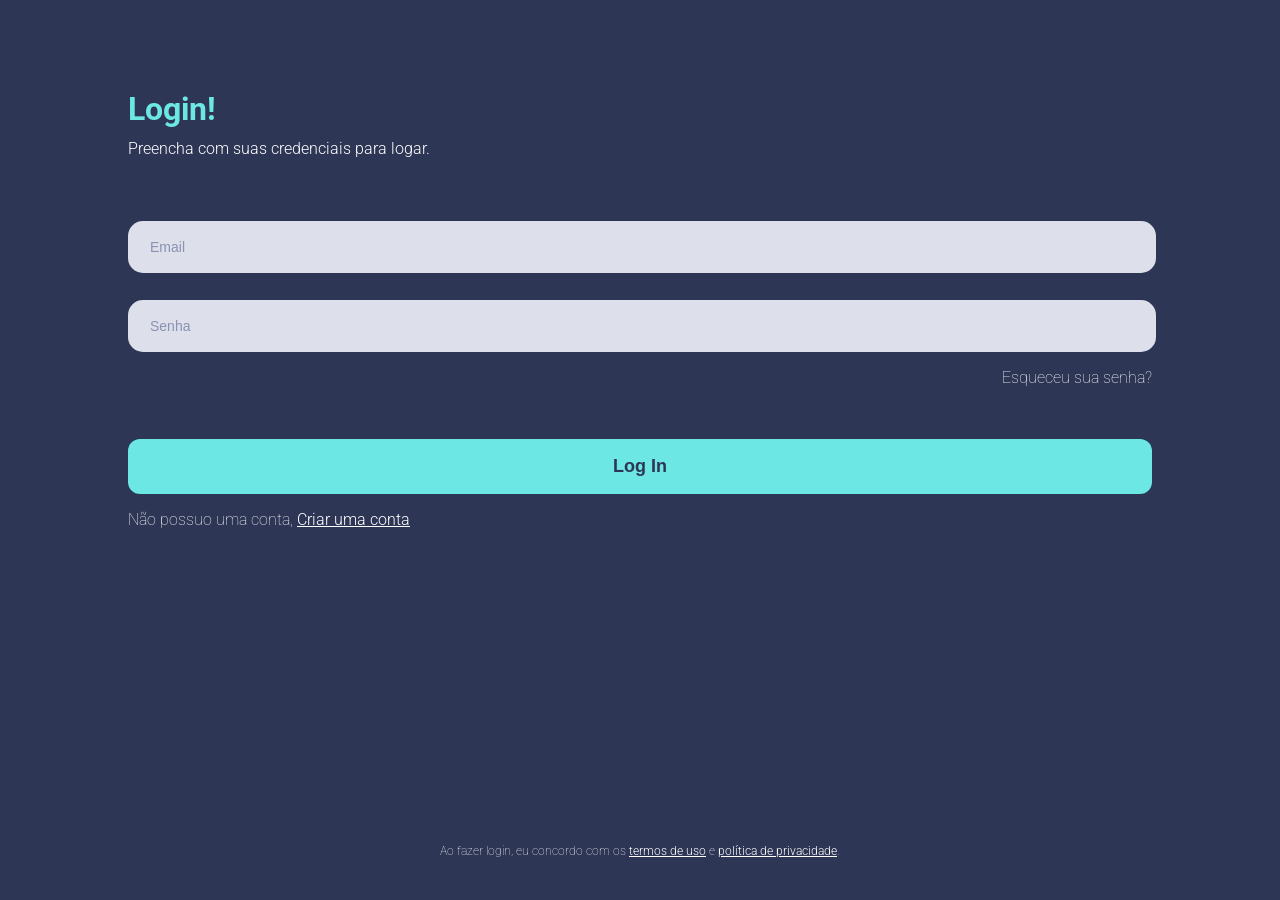
<file: login.html>
<!DOCTYPE html>
<html lang="en">

<head>
    <meta charset="UTF-8">
    <meta name="viewport" content="width=device-width, initial-scale=1.0">
    <title>Adoção - Tela de Login</title>
    <link rel="stylesheet" type="text/css" href="style.css">
</head>

<body class="back-secundario">

    <div align="center">
        <div class="content" align="left">
            <h1 class="title-2" style="margin-top: 10vh;">Login!</h1>
            <p class="text-info-2" style="font-weight: 300; margin-top:-10px" >Preencha com suas credenciais para logar.</p>
            
            <form action="" class="top7">
                <input type="text" class="input-1" placeholder="Email" required>
                <input type="password" class="input-1 top3" placeholder="Senha" required>

                <div align="right">
                    <p class="text-info-2">Esqueceu sua senha?</p>
                </div>

                <button class="btn-login top4">Log In</button>
            </form>
            
            <div>
                <p class="text-info-2">Não possuo uma conta, <a href="">Criar uma conta</a></p>
            </div>

        </div>

        <div align="center" class="footer-info">
            <p class="text-info-2" style="font-size: 12px !important;width: 60%;">Ao fazer login, eu concordo com os <a href="">termos de uso</a> e <a href="">política de privacidade</a>.</p>
        </div>
    </div>

</body>

</html>
</file>
<file: style.css>
/* O css funciona atravez de classes e elementos, 
então se eu quero mudar o estilo de algo 
eu preciso referenciar o nome do elemento ou sua classe */
/* GERALMENTE NO BODY PADRONIZAMOS MARGENS E ESPAÇAMENTOS  */
@import url('https://fonts.googleapis.com/css2?family=Roboto:ital,wght@0,100..900;1,100..900&display=swap');

body {
    font-family: "Roboto", sans-serif;
    margin: 0px;
    padding: 0px;
}

.back-primario {
    background-color:#6ce7e3;
}

.back-secundario {
    background-color:#2e3656;
}

.animal-intro {
    width: 100%;
    position: absolute;
    left: -32px;
    bottom: 0px;
}

.content{
    width: 80%;
}

/* -------- CLASSES DE ESTILIZAÇÃO DE TEXTOS --------*/

/* TÍTULO COM COR SECUNDÁRIA */
.title-2{
    color: #6ce7e3;
}

/* TEXTOS DE APOIO COM COR SECUNDÁRIA */
.text-info-2{
    color: #fff;
    font-weight: 100;
}

/* TÍTULO COM COR PRIMÁRIA */
.title-1{
    color: #2d3555;
}

/* TEXTOS DE APOIO COM COR PRIMÁRIA */
.text-info{
    color: #2d3555
}

/* -------- CLASSES DE ESTILIZAÇÃO DE INPUTS --------*/
.input-1{
    width: 100%;
    height: 50px;
    border-radius: 15px;
    border: none;
    background-color: #dddfeb;
    color: #2d3555;
    font-size: 14px;
}
.input-1::placeholder{
    color: #8a92b2;
    padding-left: 20px;
}

.footer-info{
    position: fixed;
    width: 100%;
    bottom: 30px;
}

/* -------- CLASSES PARA BOTÕES --------*/
.btn-primary{
    background-color: #2d3555;
    border: none;
    width: 100%;
    height: 55px;
    color: #fff;
    font-size: 18px;
    font-weight: 700;
    border-radius: 12px;
}

.btn-login{
    background-color: #6ce7e3;
    border: none;
    width: 100%;
    height: 55px;
    color: #2d3555;
    font-size: 18px;
    font-weight: 700;
    border-radius: 12px;    
}

a{
    color: #fff;
    font-weight: 300;
}

/* -------- CLASSES DE PADRÕES DE MARGENS --------*/
.top1{
    margin-top: 1vh;
}
.top2{
    margin-top: 2vh;
}
.top3{
    margin-top: 3vh;
}
.top4{
    margin-top: 4vh;
}
.top5{
    margin-top: 5vh;
}
.top6{
    margin-top: 6vh;
}
.top7{
    margin-top: 7vh;
}
</file>
